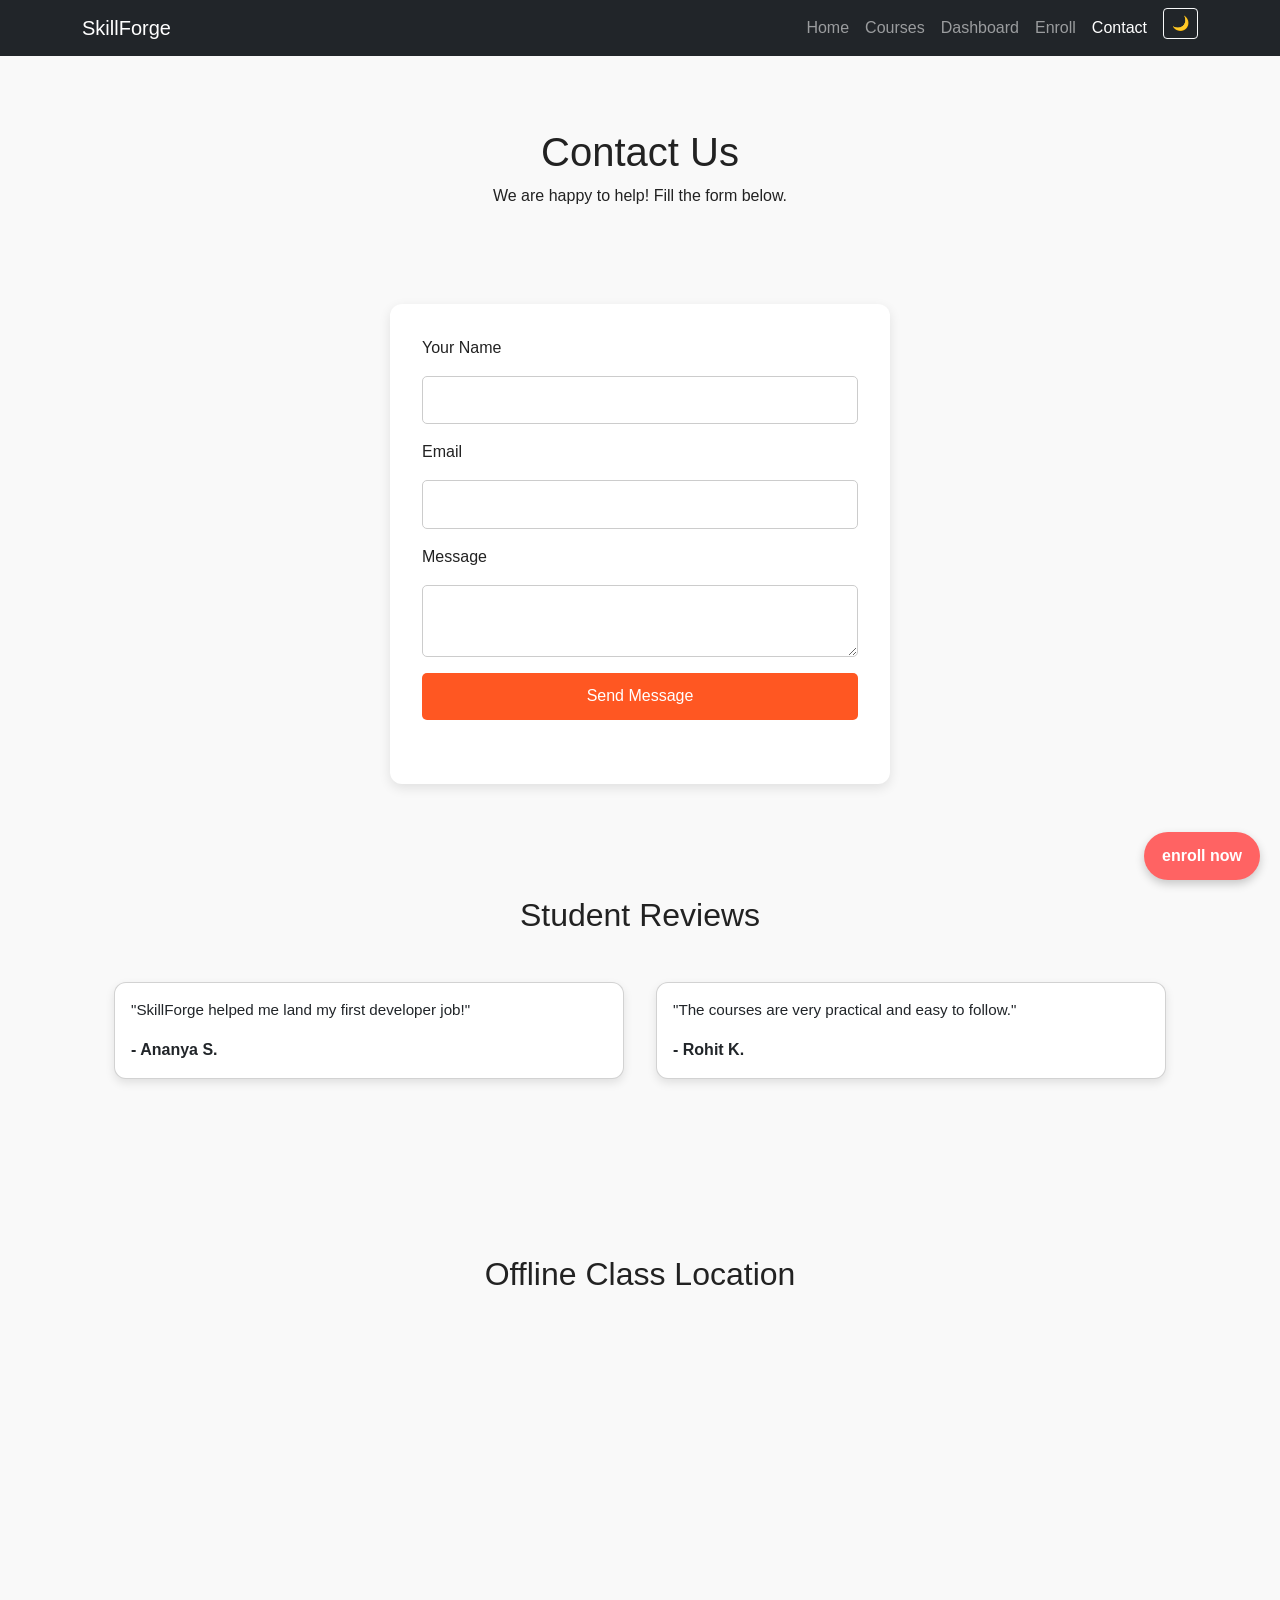
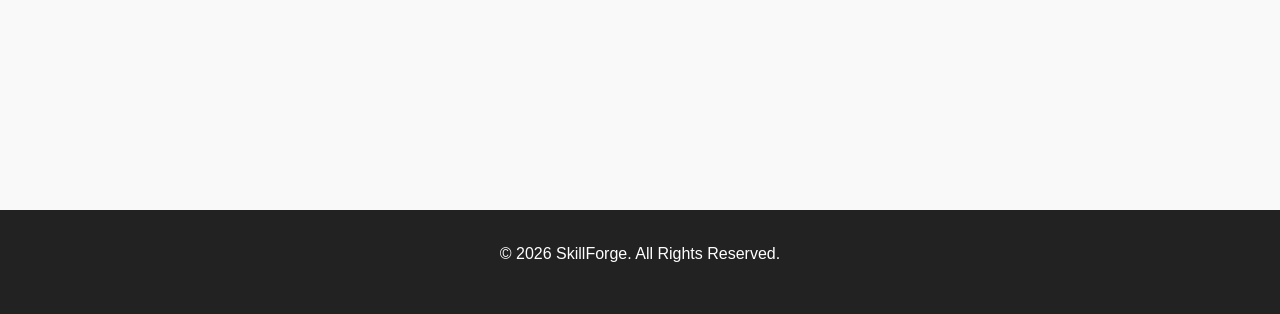
<file: contact.html>
<!DOCTYPE html>
<html lang="en">
<head>
<meta charset="UTF-8">
<meta name="viewport" content="width=device-width, initial-scale=1.0">
<title>SkillForge | Contact</title>
<link href="https://cdn.jsdelivr.net/npm/bootstrap@5.3.2/dist/css/bootstrap.min.css" rel="stylesheet">
<link rel="stylesheet" href="style.css">
</head>
<body>

<nav class="navbar navbar-expand-lg navbar-dark bg-dark fixed-top">
  <div class="container">
    <a class="navbar-brand" href="index.html">SkillForge</a>
    <button class="navbar-toggler" data-bs-toggle="collapse" data-bs-target="#navMenu">
      <span class="navbar-toggler-icon"></span>
    </button>
    <div class="collapse navbar-collapse" id="navMenu">
      <ul class="navbar-nav ms-auto">
        <li class="nav-item"><a class="nav-link" href="index.html">Home</a></li>
        <li class="nav-item"><a class="nav-link" href="courses.html">Courses</a></li>
        <li class="nav-item"><a class="nav-link" href="dashboard.html">Dashboard</a></li>
        <li class="nav-item"><a class="nav-link" href="enroll.html">Enroll</a></li>
        <li class="nav-item"><a class="nav-link active" href="contact.html">Contact</a></li>
        <li class="nav-item ms-2"><button id="themeToggle" class="btn btn-outline-light btn-sm">🌙</button></li>
      </ul>
    </div>
  </div>
</nav>

<header style="margin-top:80px; text-align:center; padding:3rem 1rem;">
  <h1>Contact Us</h1>
  <p>We are happy to help! Fill the form below.</p>
</header>

<main class="container">
<form id="contactForm">
  <label>Your Name</label>
  <input type="text" required>
  <label>Email</label>
  <input type="email" required>
  <label>Message</label>
  <textarea required></textarea>
  <button type="submit">Send Message</button>
  <p id="contactMessage"></p>
</form>
<section class="reviews my-5">
  <h2>Student Reviews</h2>
  <div class="grid">
    <div class="card p-3">
      <p>"SkillForge helped me land my first developer job!"</p>
      <strong>- Ananya S.</strong>
    </div>
    <div class="card p-3">
      <p>"The courses are very practical and easy to follow."</p>
      <strong>- Rohit K.</strong>
    </div>
  </div>
</section>

<section class="location my-5">
  <h2>Offline Class Location</h2>
  <iframe src="https://www.google.com/maps/embed?pb=!1m18!1m12!1m3!1d3023.6730987144836!2d-74.00601568459385!3d40.71277577933044!2m3!1f0!2f0!3f0!3m2!1i1024!2i768!4f13.1!3m3!1m2!1s0x0%3A0x0!2zNDDCsDQyJzQ2LjAiTiA3NMKwMDAnMDQuMCJX!5e0!3m2!1sen!2sus!4v1679970000000!5m2!1sen!2sus"
    width="100%" height="350" style="border:0;" allowfullscreen="" loading="lazy"></iframe>
</section>
</main>
<div class="enroll-fixed">enroll now</div>

<footer>
  <p>© 2026 SkillForge. All Rights Reserved.</p>
</footer>

<script src="script.js"></script>
<script src="https://cdn.jsdelivr.net/npm/bootstrap@5.3.2/dist/js/bootstrap.bundle.min.js"></script>
</body>
</html>
</file>
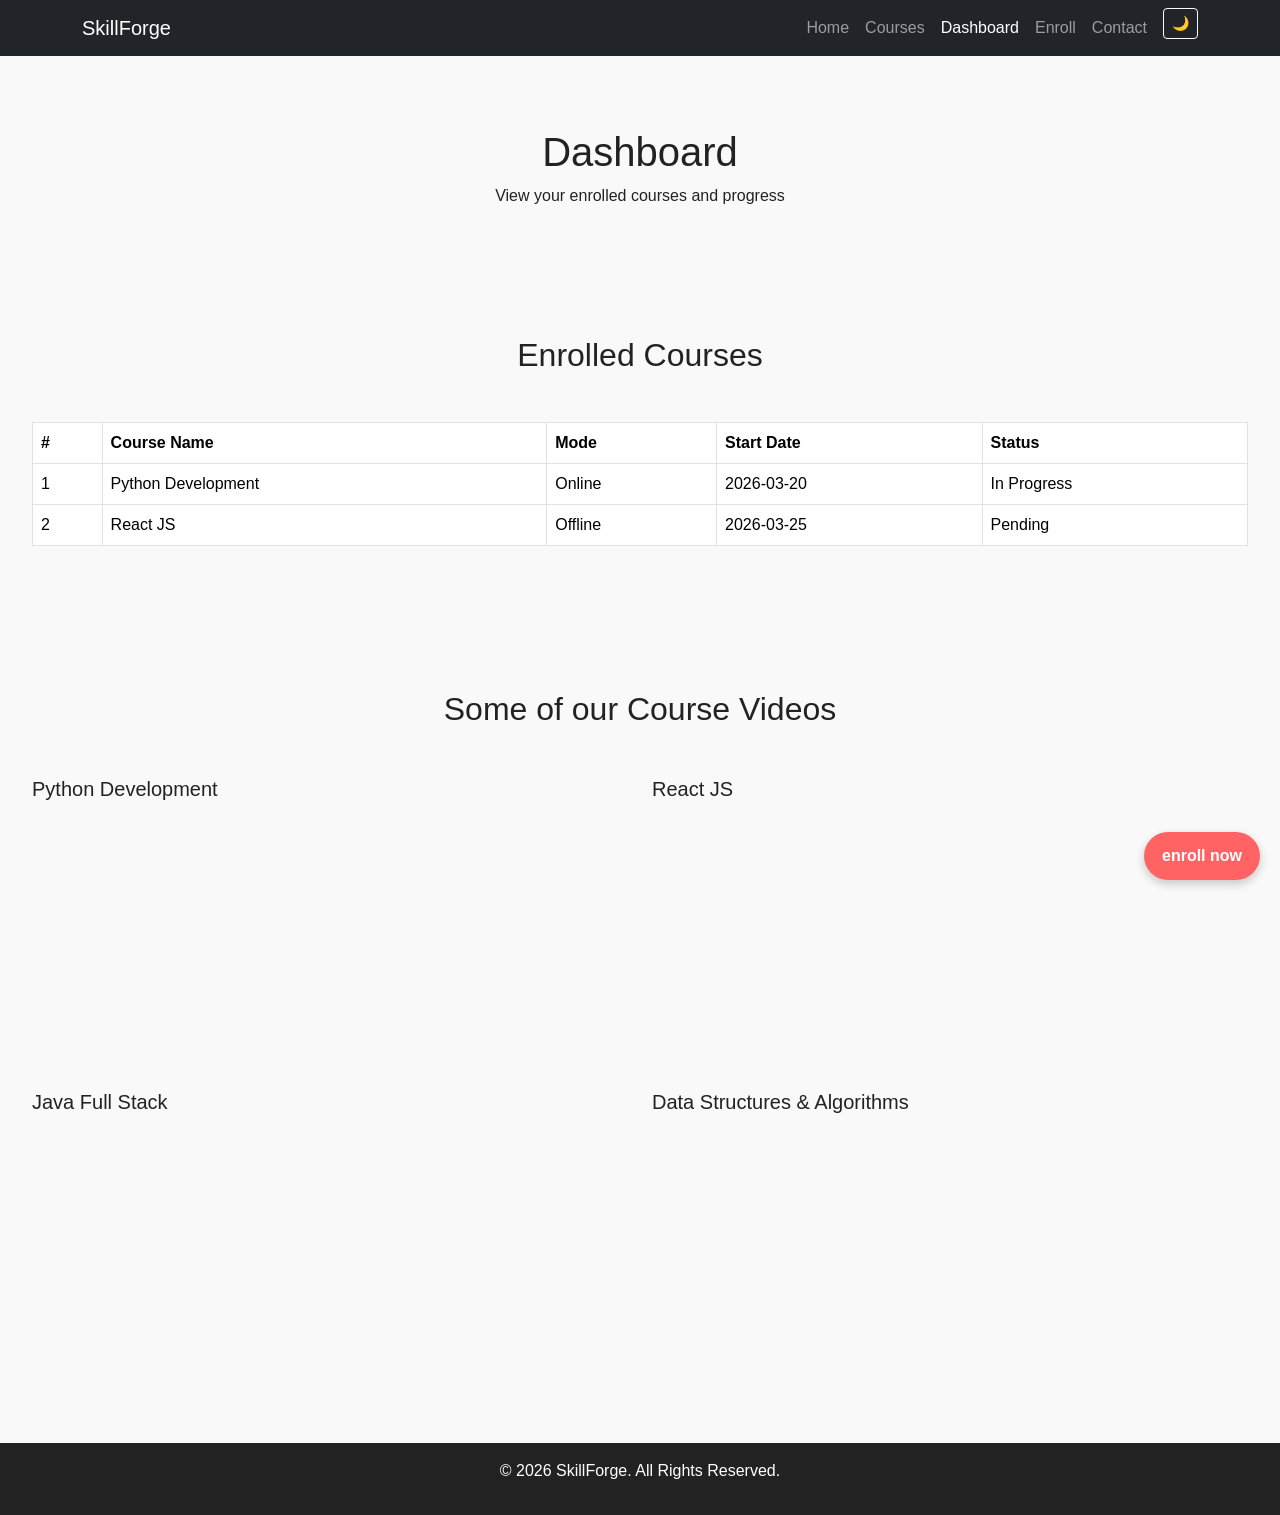
<file: dashboard.html>
<!DOCTYPE html>
<html lang="en">
<head>
<meta charset="UTF-8">
<meta name="viewport" content="width=device-width, initial-scale=1.0">
<title>SkillForge | Dashboard</title>
<link href="https://cdn.jsdelivr.net/npm/bootstrap@5.3.2/dist/css/bootstrap.min.css" rel="stylesheet">
<link rel="stylesheet" href="style.css">
</head>
<body>

<nav class="navbar navbar-expand-lg navbar-dark bg-dark fixed-top">
  <div class="container">
    <a class="navbar-brand" href="index.html">SkillForge</a>
    <button class="navbar-toggler" data-bs-toggle="collapse" data-bs-target="#navMenu">
      <span class="navbar-toggler-icon"></span>
    </button>
    <div class="collapse navbar-collapse" id="navMenu">
      <ul class="navbar-nav ms-auto">
        <li class="nav-item"><a class="nav-link" href="index.html">Home</a></li>
        <li class="nav-item"><a class="nav-link" href="courses.html">Courses</a></li>
        <li class="nav-item"><a class="nav-link active" href="dashboard.html">Dashboard</a></li>
        <li class="nav-item"><a class="nav-link" href="enroll.html">Enroll</a></li>
        <li class="nav-item"><a class="nav-link" href="contact.html">Contact</a></li>
        <li class="nav-item ms-2"><button id="themeToggle" class="btn btn-outline-light btn-sm">🌙</button></li>
      </ul>
    </div>
  </div>
</nav>

<header style="margin-top:80px; text-align:center; padding:3rem 1rem;">
  <h1>Dashboard</h1>
  <p>View your enrolled courses and progress</p>
</header>
<main>
  <section>
    <h2>Enrolled Courses</h2>
    <table class="table table-bordered">
      <thead>
        <tr>
          <th>#</th>
          <th>Course Name</th>
          <th>Mode</th>
          <th>Start Date</th>
          <th>Status</th>
        </tr>
      </thead>
      <tbody>
        <tr>
          <td>1</td>
          <td>Python Development</td>
          <td>Online</td>
          <td>2026-03-20</td>
          <td>In Progress</td>
        </tr>
        <tr>
          <td>2</td>
          <td>React JS</td>
          <td>Offline</td>
          <td>2026-03-25</td>
          <td>Pending</td>
        </tr>
      </tbody>
    </table>
  </section>

  <!-- New Section: Course Videos -->
  <section>
    <h2>Some of our Course Videos</h2>
    <div class="row g-4">
      <!-- Video 1 -->
      <div class="col-md-6">
        <div class="video-card">
          <h5>Python Development</h5>
          <iframe width="100%" height="250" src="https://www.youtube.com/embed/r-uOLxNrNk8" title="Python Development" frameborder="0" allowfullscreen></iframe>
        </div>
      </div>
      <!-- Video 2 -->
      <div class="col-md-6">
        <div class="video-card">
          <h5>React JS</h5>
          <iframe width="100%" height="250" src="https://www.youtube.com/embed/Ke90Tje7VS0" title="React JS" frameborder="0" allowfullscreen></iframe>
        </div>
      </div>
      <!-- Add more videos as needed -->
      <div class="col-md-6">
        <div class="video-card">
          <h5>Java Full Stack</h5>
          <iframe width="100%" height="250" src="https://www.youtube.com/embed/8cm1x4bC610" title="Java Full Stack" frameborder="0" allowfullscreen></iframe>
        </div>
      </div>
      <div class="col-md-6">
        <div class="video-card">
          <h5>Data Structures & Algorithms</h5>
          <iframe width="100%" height="250" src="https://www.youtube.com/embed/RBSGKlAvoiM" title="DSA" frameborder="0" allowfullscreen></iframe>
        </div>
      </div>
    </div>
  </section>

</main>
<div class="enroll-fixed">enroll now</div>

<footer class="text-center py-3">
  <p>© 2026 SkillForge. All Rights Reserved.</p>
</footer>

<script src="script.js"></script>
<script src="https://cdn.jsdelivr.net/npm/bootstrap@5.3.2/dist/js/bootstrap.bundle.min.js"></script>
</body>
</html>
</file>
<file: style.css>
/* ---------- General Reset ---------- */
body, html {
  margin: 0;
  padding: 0;
  font-family: 'Segoe UI', sans-serif;
  background-color: #f9f9f9;
  color: #222;
  transition: all 0.3s ease;
}

a {
  text-decoration: none;
  color: inherit;
}

button {
  cursor: pointer;
}

.enroll-fixed {
    position: fixed;
    bottom: 20px;
    right: 20px;
    background: #ff6363;
    color: white;
    padding: 12px 18px;
    border-radius: 25px;
    font-weight: bold;
    box-shadow: 0 4px 10px rgba(0,0,0,0.2);
    cursor: pointer;
    transition: 0.3s;
    z-index: 1000;
}

.enroll-fixed:hover {
    background: #554ee0;
    transform: scale(1.05);
}

/* ---------- Dark Mode ---------- */
body.dark-mode {
  background-color: #121212;
  color: #eee;
}

body.dark-mode header,
body.dark-mode footer {
  background-color: #1e1e1e;
  color: #eee;
}

/* ---------- Navbar ---------- */
.navbar {
  transition: background 0.3s;
}

/* ---------- Hero Section ---------- */
.hero {
  text-align: center;
  padding: 6rem 2rem;
  background: linear-gradient(rgba(0,0,0,0.5), rgba(0,0,0,0.5)), url('https://images.unsplash.com/photo-1581091012184-946c5f7a4da3?fit=crop&w=1600&q=80') no-repeat center/cover;
  color: #fff;
}

.hero h1 { font-size: 3rem; margin-bottom: 1rem; }
.hero p { font-size: 1.2rem; margin-bottom: 2rem; }
.hero .btn-primary {
  background: #ff5722;
  border: none;
  padding: 0.8rem 2rem;
  color: #fff;
  border-radius: 5px;
  transition: 0.3s;
}
.hero .btn-primary:hover {
  background: #e64a19;
}

/* ---------- Sections ---------- */
section {
  padding: 4rem 2rem;
}

h2 {
  text-align: center;
  margin-bottom: 3rem;
}

/* ---------- Why Choose Us Cards ---------- */
.why-container {
  display: grid;
  grid-template-columns: repeat(auto-fit, minmax(220px,1fr));
  gap: 2rem;
  text-align: center;
}

.why-container div {
  background: #fff;
  padding: 2rem;
  border-radius: 12px;
  transition: 0.3s;
  box-shadow: 0 4px 12px rgba(0,0,0,0.1);
}

.why-container div h3 {
  margin-bottom: 1rem;
}

.why-container div:hover {
  transform: translateY(-10px);
  box-shadow: 0 8px 20px rgba(0,0,0,0.2);
}

body.dark-mode .why-container div {
  background: #1e1e1e;
  color: #eee;
}
/* ---------- Enroll Section on Index Page ---------- */
.enroll-section {
  display: flex;
  flex-direction: column;
  justify-content: center;
  align-items: center;
  min-height: 40vh; /* adjusts height of section */
  text-align: center;
  padding: 2rem;
  background: #f4f4f4;
  border-radius: 12px;
  margin: 3rem auto;
  max-width: 600px;
  box-shadow: 0 4px 12px rgba(0,0,0,0.1);
}

.enroll-section h2 {
  font-size: 2rem;
  margin-bottom: 1rem;
}

.enroll-section p {
  font-size: 1.1rem;
  margin-bottom: 1.5rem;
}

.enroll-section .enroll-btn {
  padding: 0.7rem 1.5rem;
  font-size: 1rem;
  background: #ff5722;
  color: #fff;
  border-radius: 5px;
  transition: 0.3s;
  text-decoration: none;
}

.enroll-section .enroll-btn:hover {
  background: #e64a19;
}
/* ---------- Fade in/out alert ---------- */
.alert {
  opacity: 0;
  transition: opacity 0.5s ease;
  padding: 1rem;
  border-radius: 5px;
}

.alert.show {
  opacity: 1;
}

/* ---------- Enroll Form Container ---------- */
#enrollForm {
  max-width: 500px;
  margin: auto;
  padding: 2rem;
  background: #fff;
  border-radius: 12px;
  box-shadow: 0 4px 12px rgba(0,0,0,0.1);
  transition: 0.3s;
}

body.dark-mode #enrollForm {
  background: #1e1e1e;
  color: #eee;
  border: 1px solid #555;
}

form button {
  background: #ff5722;
  color: #fff;
  border-radius: 5px;
  padding: 0.7rem 1rem;
  border: none;
  transition: 0.3s;
}

form button:hover {
  background: #e64a19;
}

/* ---------- Responsive ---------- */
@media(max-width:768px){
  #enrollForm {
    padding: 1.5rem;
  }
}

/* Responsive tweaks */
@media(max-width:768px){
  .enroll-section h2 { font-size: 1.6rem; }
  .enroll-section p { font-size: 1rem; }
  .enroll-section { padding: 1.5rem; min-height: 35vh; }
}

/* ---------- Courses Grid Adjustments ---------- */
.grid {
  display: grid;
  grid-template-columns: repeat(auto-fit, minmax(250px, 1fr));
  gap: 2rem;
}

.card {
  background: #fff;
  padding: 1.5rem;
  border-radius: 12px;
  text-align: left;
  transition: transform 0.3s, box-shadow 0.3s;
  box-shadow: 0 4px 10px rgba(0,0,0,0.1);
  display: flex;
  flex-direction: column;
  justify-content: space-between;
}

.card img {
  width: 80px;
  margin-bottom: 1rem;
}

.card h3 {
  margin-bottom: 0.5rem;
}

.card p {
  font-size: 0.95rem;
  margin-bottom: 1rem;
}

.card a {
  margin-top: auto;
  padding: 0.5rem 1rem;
  border-radius: 5px;
  background: #ff5722;
  color: #fff;
  text-align: center;
  display: block;
  text-decoration: none;
  position: relative;
  transition: 0.3s;
}
.card a::before {
  content: '';
  display: block;
  width: 100%;
  height: 2px;
  background: #e64a19;
  margin-bottom: 0.5rem;
  border-radius: 1px;
}
.card:hover {
  transform: translateY(-8px);
  box-shadow: 0 12px 25px rgba(0,0,0,0.2);
}
.card a:hover {
  background: #e64a19;
}

/* Responsive Hero tweaks */
@media(max-width:768px){
  .hero h1 { font-size:2rem; }
  .hero p { font-size:1rem; }
  .card { text-align: center; }
}

/* ---------- Counter Section ---------- */
.counter {
  text-align: center;
  font-size: 2rem;
  padding: 3rem 1rem;
}

/* ---------- Footer ---------- */
footer {
  text-align: center;
  padding: 2rem 1rem;
  background: #222;
  color: #fff;
}

/* ---------- Forms ---------- */
form {
  display: flex;
  flex-direction: column;
  gap: 1rem;
  max-width: 500px;      /* Limit width for smaller form */
  margin: 2rem auto;     /* Center form and add spacing from top */
  padding: 2rem;
  background-color: #fff;
  border-radius: 12px;
  box-shadow: 0 4px 12px rgba(0,0,0,0.1);
}

form input, form select, form textarea {
  padding: 0.7rem;
  border-radius: 5px;
  border: 1px solid #ccc;
  transition: 0.3s;
}

form input:focus, form select:focus, form textarea:focus {
  outline: none;
  border-color: #ff5722;
}

form button {
  background: #ff5722;
  color: #fff;
  padding: 0.7rem 1rem;
  border: none;
  border-radius: 5px;
  transition: 0.3s;
}

form button:hover {
  background: #e64a19;
}

body.dark-mode form input,
body.dark-mode form select,
body.dark-mode form textarea {
  background: #333;
  color: #eee;
  border-color: #555;
}

/* ---------- Alert Styling ---------- */
#topAlert {
  max-width: 500px;
  margin: 1rem auto;
  font-size: 0.95rem;
  padding: 0.8rem 1rem;
  border-radius: 8px;
}

/* ---------- Responsive ---------- */
@media(max-width:576px){
  form {
    padding: 1.5rem;
    margin: 1rem;
  }
  #topAlert {
    font-size: 0.9rem;
    padding: 0.7rem 1rem;
  }
  header h1 { font-size: 1.8rem; }
  header p { font-size: 1rem; }
}
</file>
